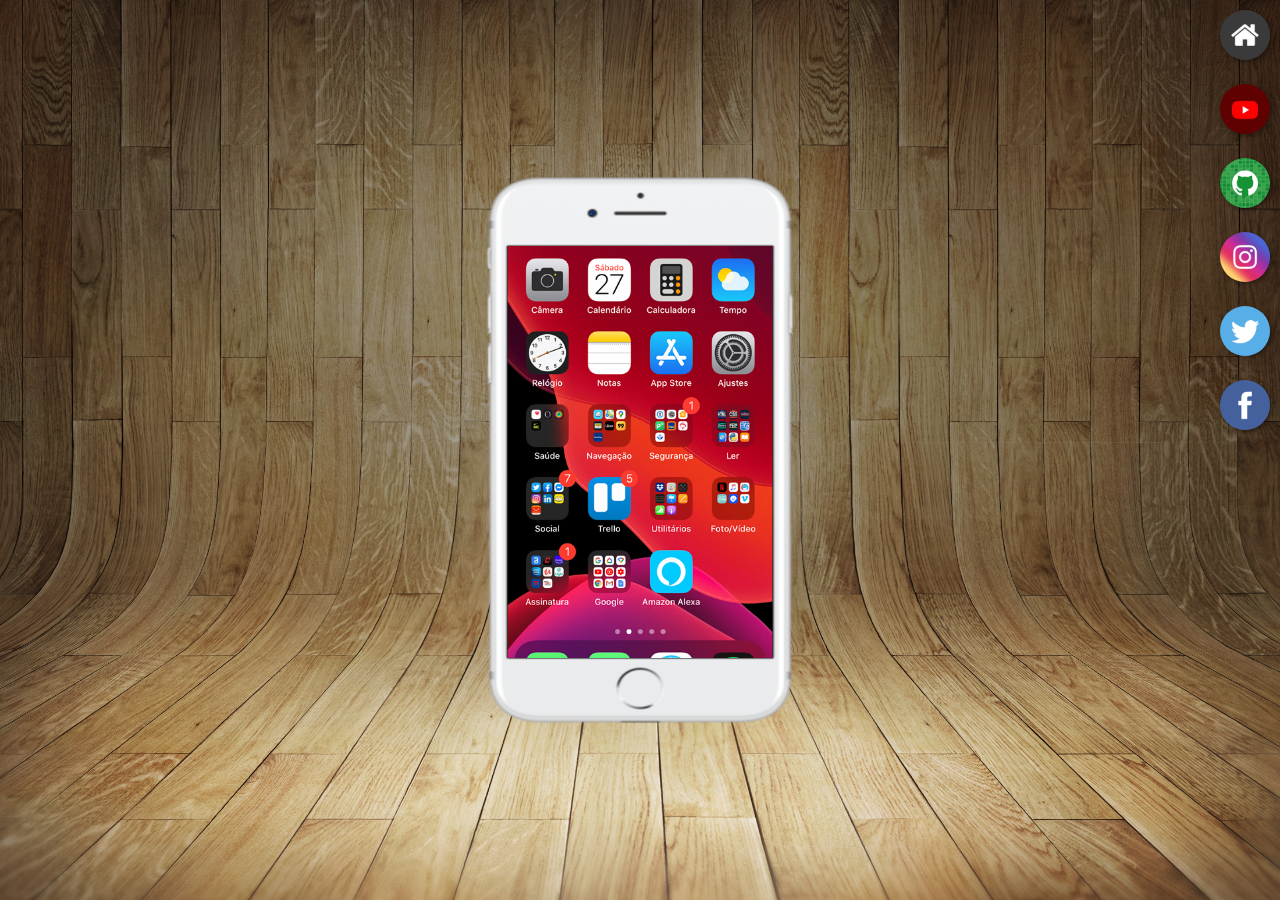
<file: index.html>
<!DOCTYPE html>
<html lang="pt-br">
<head>
    <meta charset="UTF-8">
    <meta name="viewport" content="width=device-width, initial-scale=1.0">
    <link rel="shortcut icon" href="favicon.ico" type="image/x-icon">
    <title>Projeto Redes Sociais</title>
    <link rel="stylesheet" href="estilos/style.css">
</head>
<body>
    <main>
        <section id="telefone">
            <iframe src="home.html" name="tela" id="tela" frameborder="0"></iframe>

        </section>
        <section id="redes-sociais">
            <a href="home.html" target="tela"><img src="imagens/logo-home.jpg" alt="Home"></a><br>
            <a href="youtube.html" target="tela"><img src="imagens/logo-youtube.jpg" alt="YouTube"></a><br>
            <a href="" target="tela"><img src="imagens/logo-github.jpg" alt="GitHub"></a><br>
            <a href="" target="tela"><img src="imagens/logo-instagram.jpg" alt="Instagram"></a><br>
            <a href="" target="tela"><img src="imagens/logo-twitter.jpg" alt="Twitter"></a><br>
            <a href="" target="tela"><img src="imagens/logo-facebook.jpg" alt="Facebook"></a>
            
        </section>
    </main>
</body>
</html>
</file>
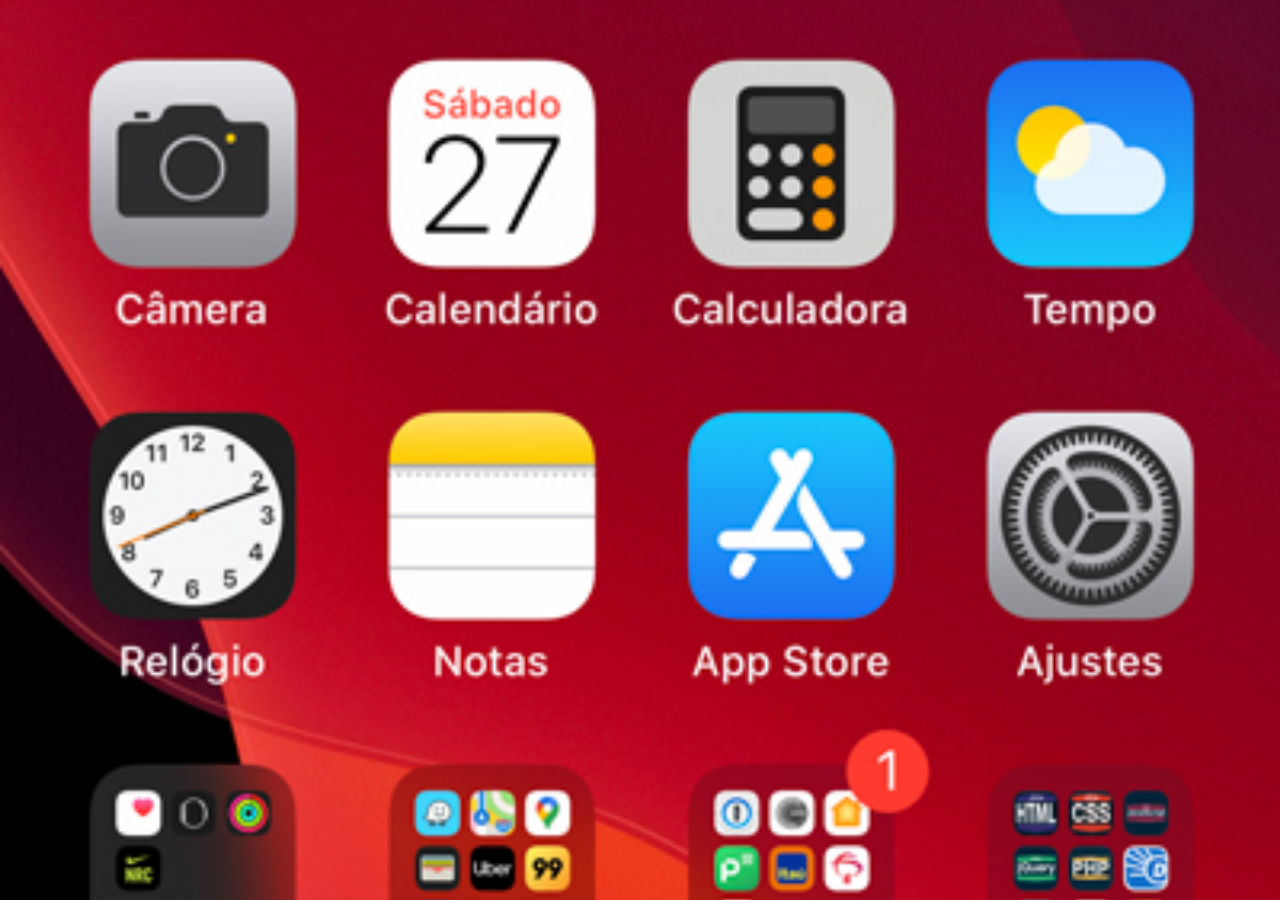
<file: home.html>
<!DOCTYPE html>
<html lang="pt-br">
<head>
    <meta charset="UTF-8">
    <meta name="viewport" content="width=device-width, initial-scale=1.0">
    <title>Home</title>
</head>
<style>
    *{
        margin: 0;
        padding: 0;
    }
    body{
        width: 60vw;
        height: 100vh;
        background: black url(imagens/tela-home.jpg)  no-repeat top center;
        background-size: cover;
    }
</style>
<body>
    
</body>
</html>
</file>
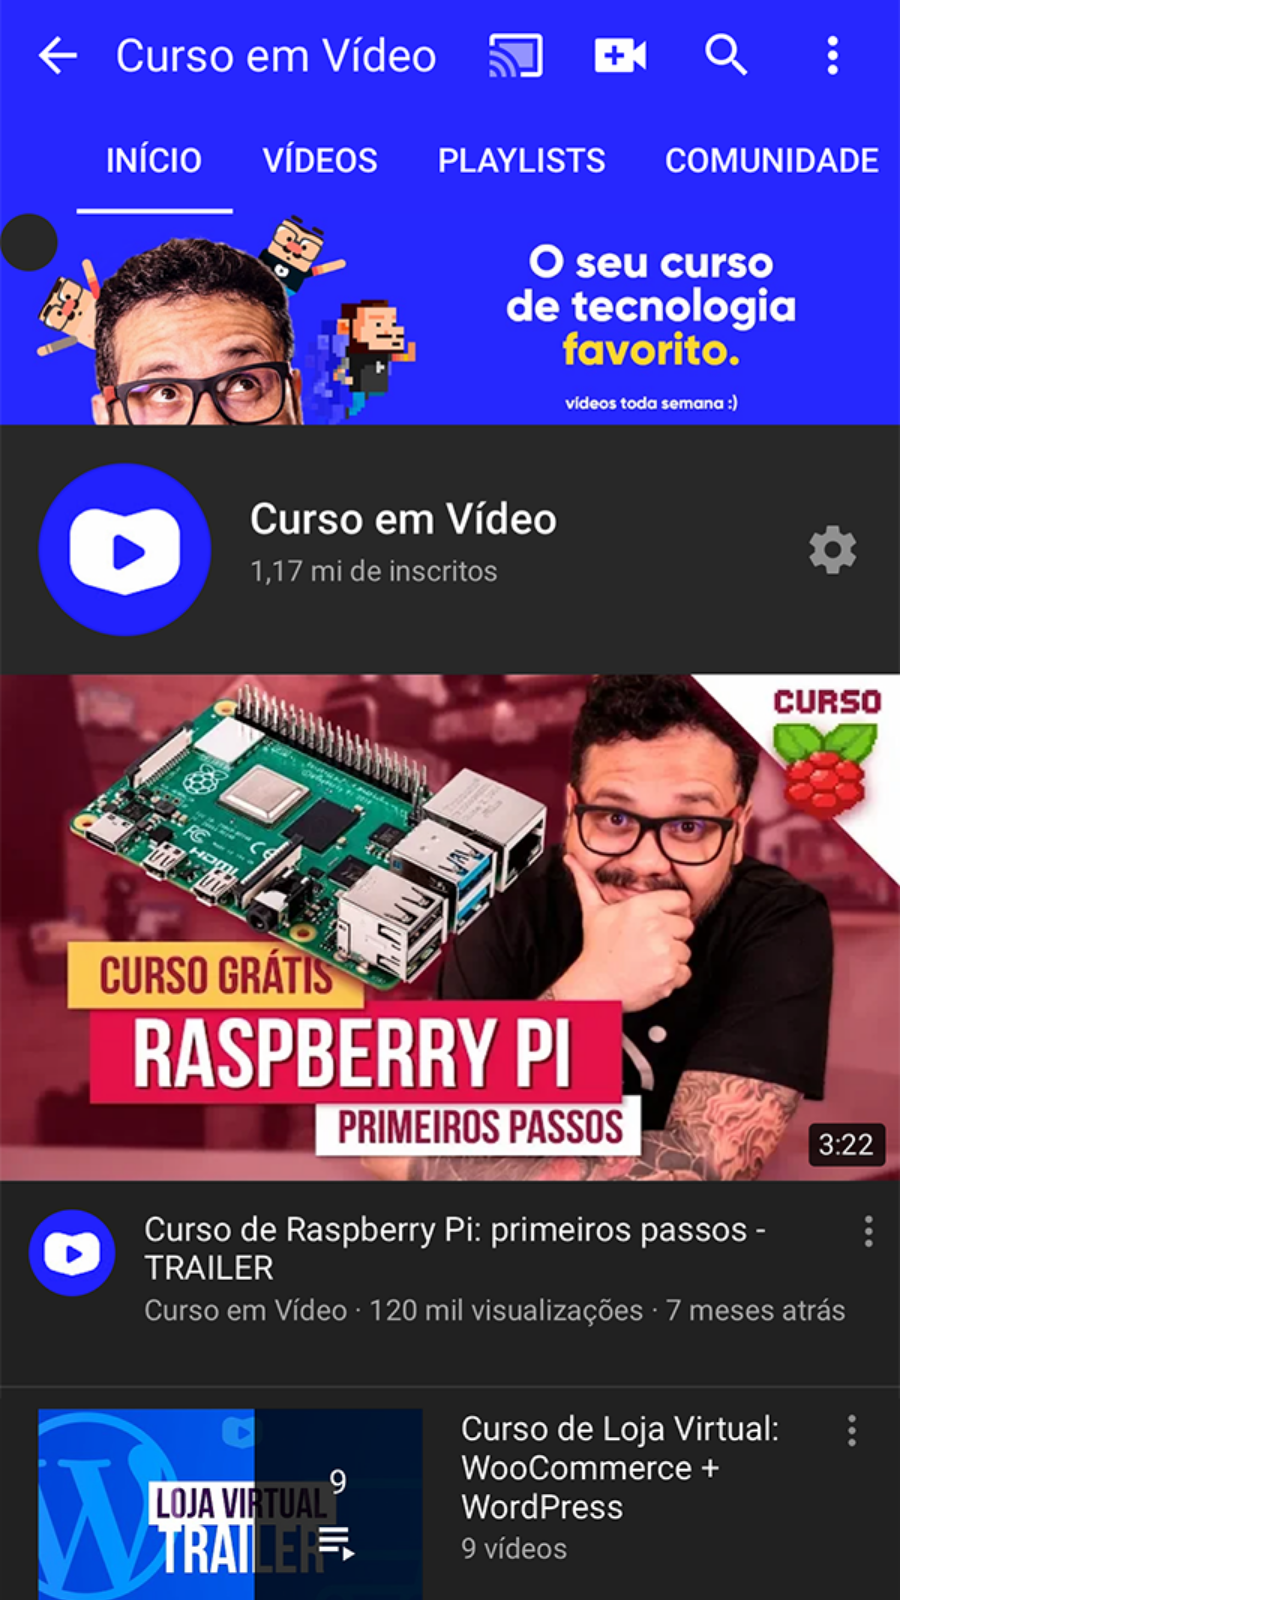
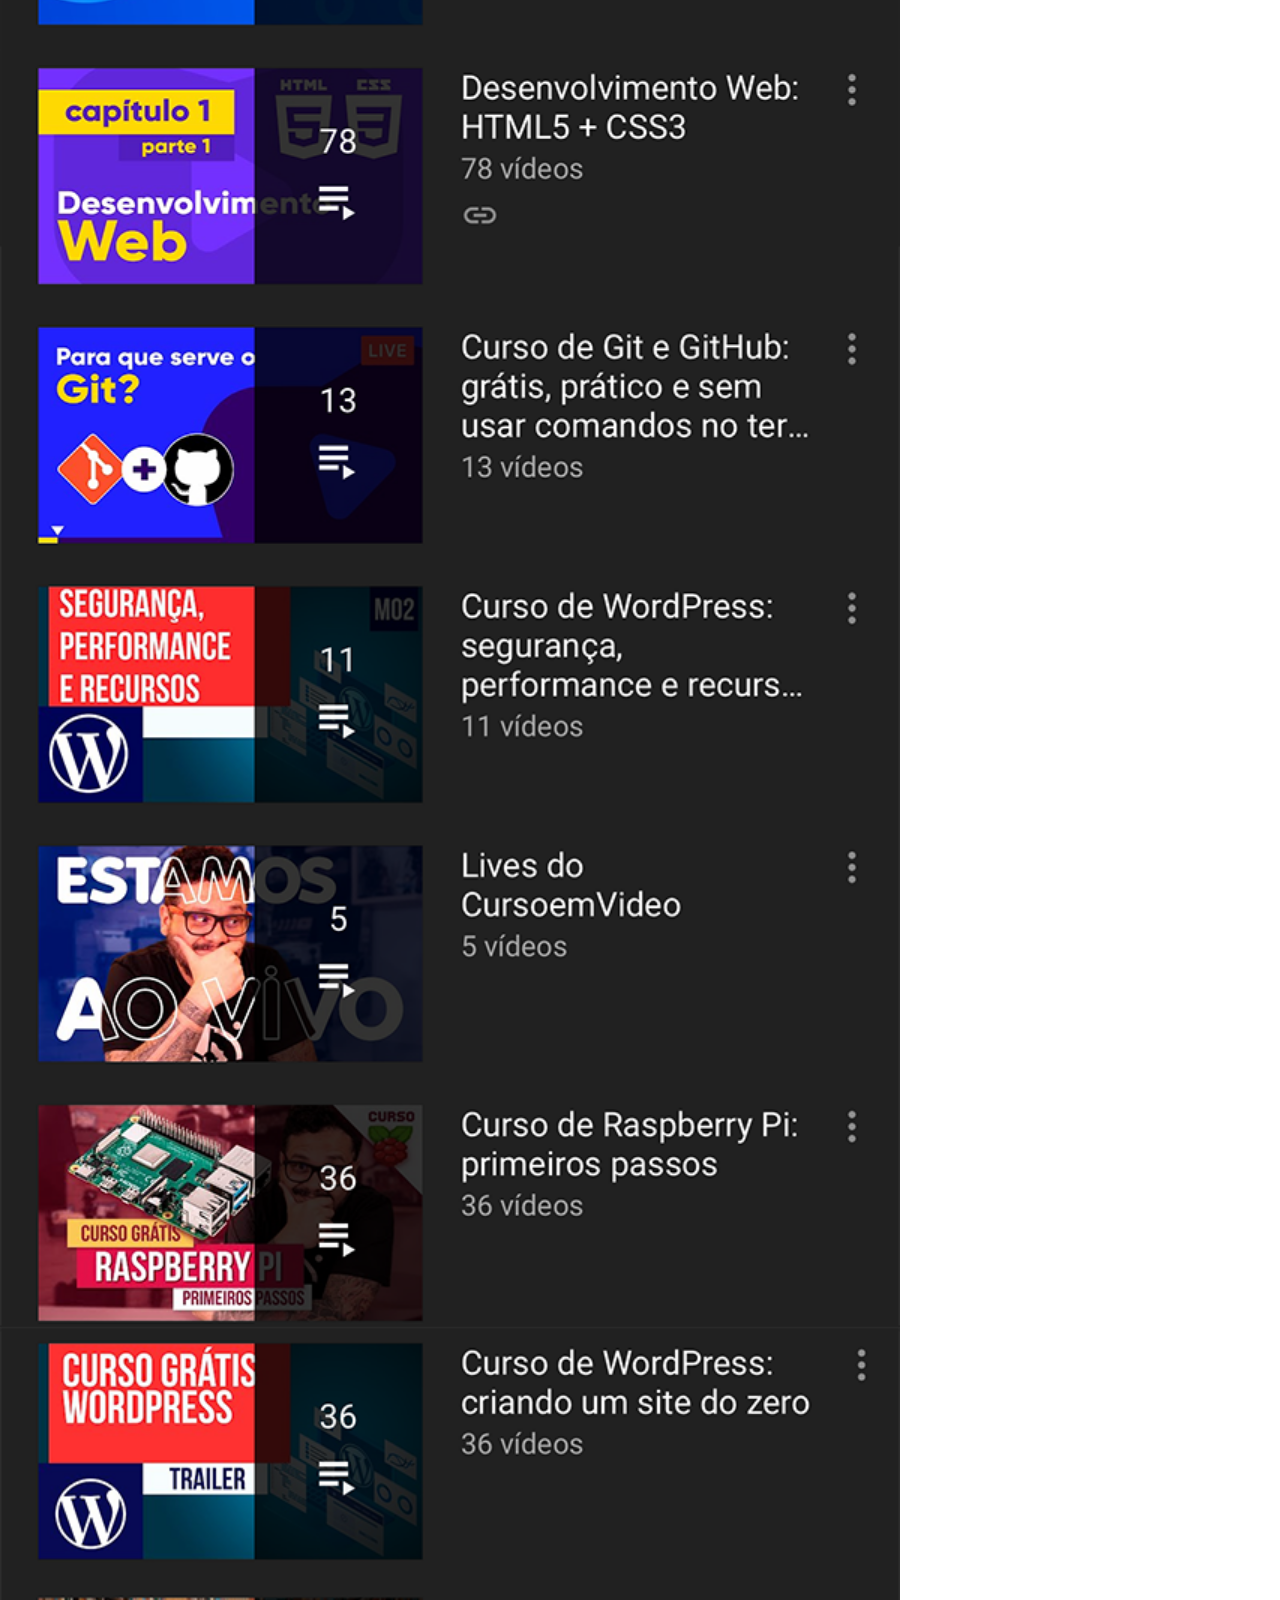
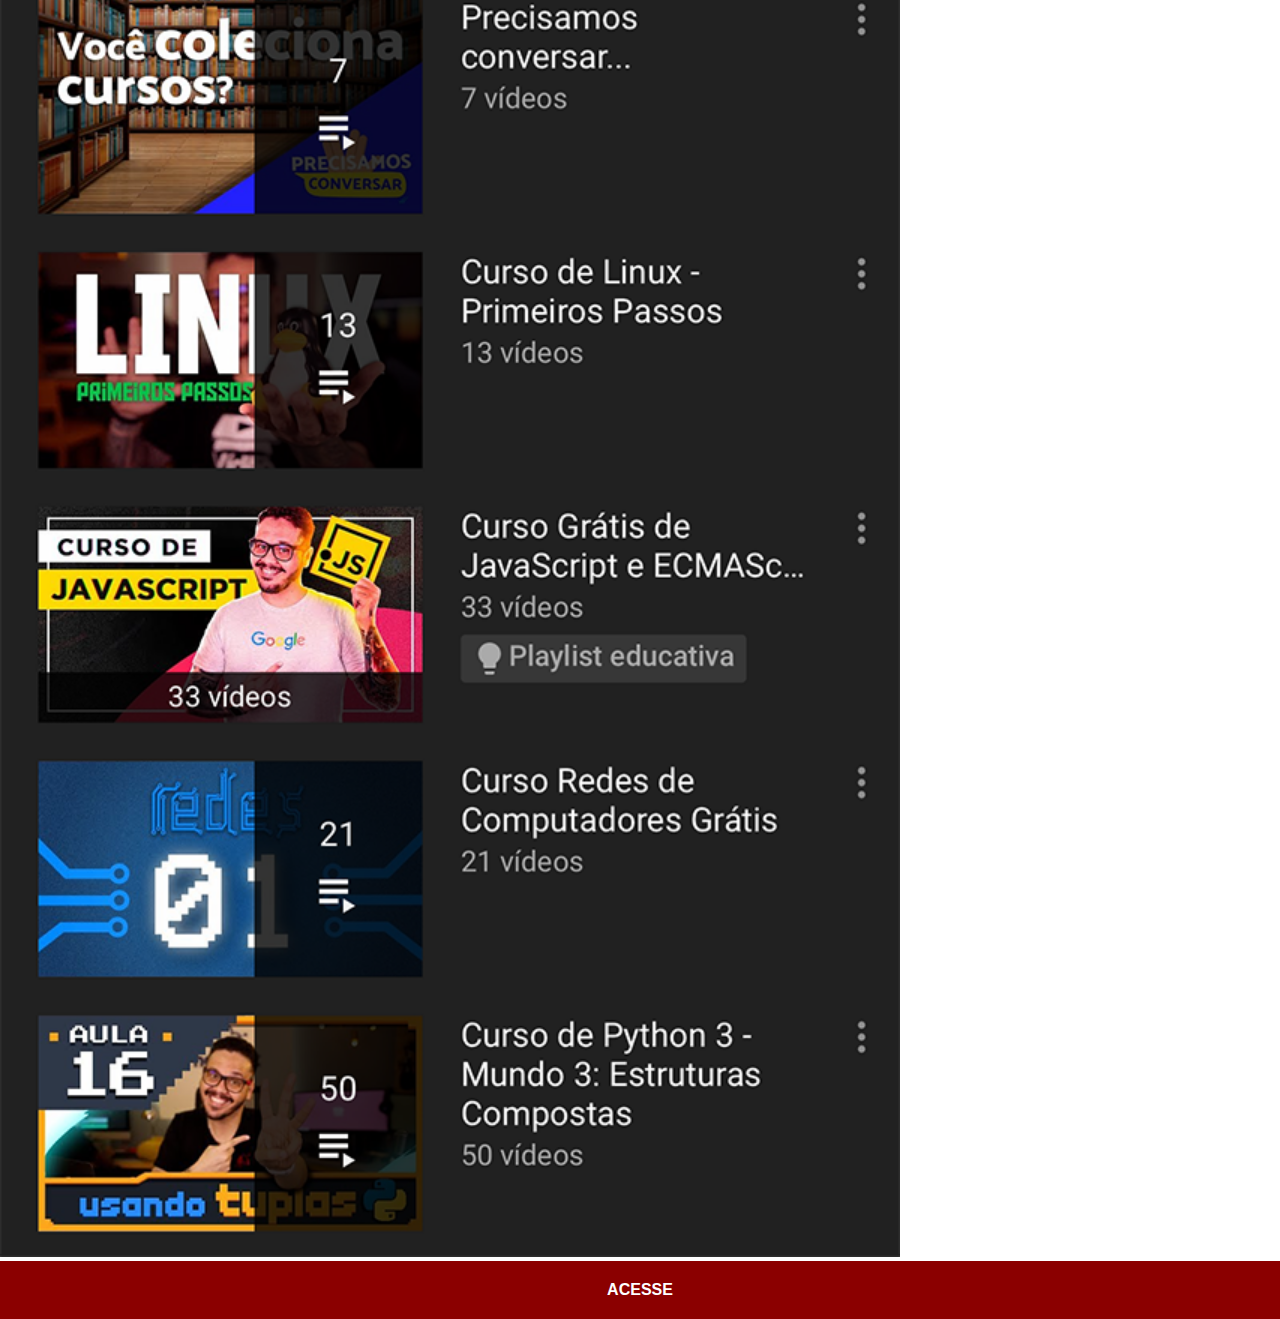
<file: youtube.html>
<!DOCTYPE html>
<html lang="pt-br">
<head>
    <meta charset="UTF-8">
    <meta name="viewport" content="width=device-width, initial-scale=1.0">
    <title>YouTube</title>
    <style>
        *{
            margin: 0;
            padding: 0;
            font-family: Arial, Helvetica, sans-serif;
        }
        ::-webkit-scrollbar{
            width: 0px;
            height: 0px;
        }
        img{
            width: 100vh;

        }
        a{
            display: block;
            background-color: darkred;
            color: white;
            padding: 20px;
            text-align: center;
            font-weight: bolder;
            text-decoration: none;
        }
        a:hover{
            background-color: red;
        }
    </style>
</head>
<body>
    <img src="imagens/tela-youtube.png" alt="YouTube">
    <a href="https://www.youtube.com/c/CursoemV%C3%ADdeo" target="_blank">ACESSE</a>
</body>
</html>
</file>
<file: estilos/style.css>
@charset "UTF-8";

*{
    margin: 0;
    padding: 0;
    font-family: Arial, Helvetica, sans-serif;
}
html, body{
    height: 100vh;
    width: 100vw;
    background-color: black;
}
body{
    background: url(../imagens/fundo-madeira.jpg) no-repeat top center;
    background-size: cover;
    background-attachment: fixed;
}
main{
    position: relative;
    height: 100vh;
}
section#telefone{
    position: absolute;
    top: 50%;
    left: 50%;
    transform: translate(-50%, -50%);

    height: 550px;
    width: 311px;
    background: url(../imagens/frame-iphone-p.png) no-repeat;
}
iframe{
    position: relative;
    top: 71px;
    left: 23px;
    width: 265px;
    height: 412px;
}
section#redes-sociais{
    text-align: right;
}
section#redes-sociais img{
    width: 50px;
    margin: 10px;
    border-radius: 50%;
    box-shadow: 2px 2px 5px rgba(0, 0, 0, 0.400);
    box-sizing: border-box;
}
section#redes-sociais img:hover{
    border: 2px solid rgba(255, 255, 255, 0.637);
    transform: translate(-3px, -3px);
    box-shadow: 5px 5px 10px rgba(0, 0, 0, 0.623);
    transition: transform 0.5;
}
</file>
